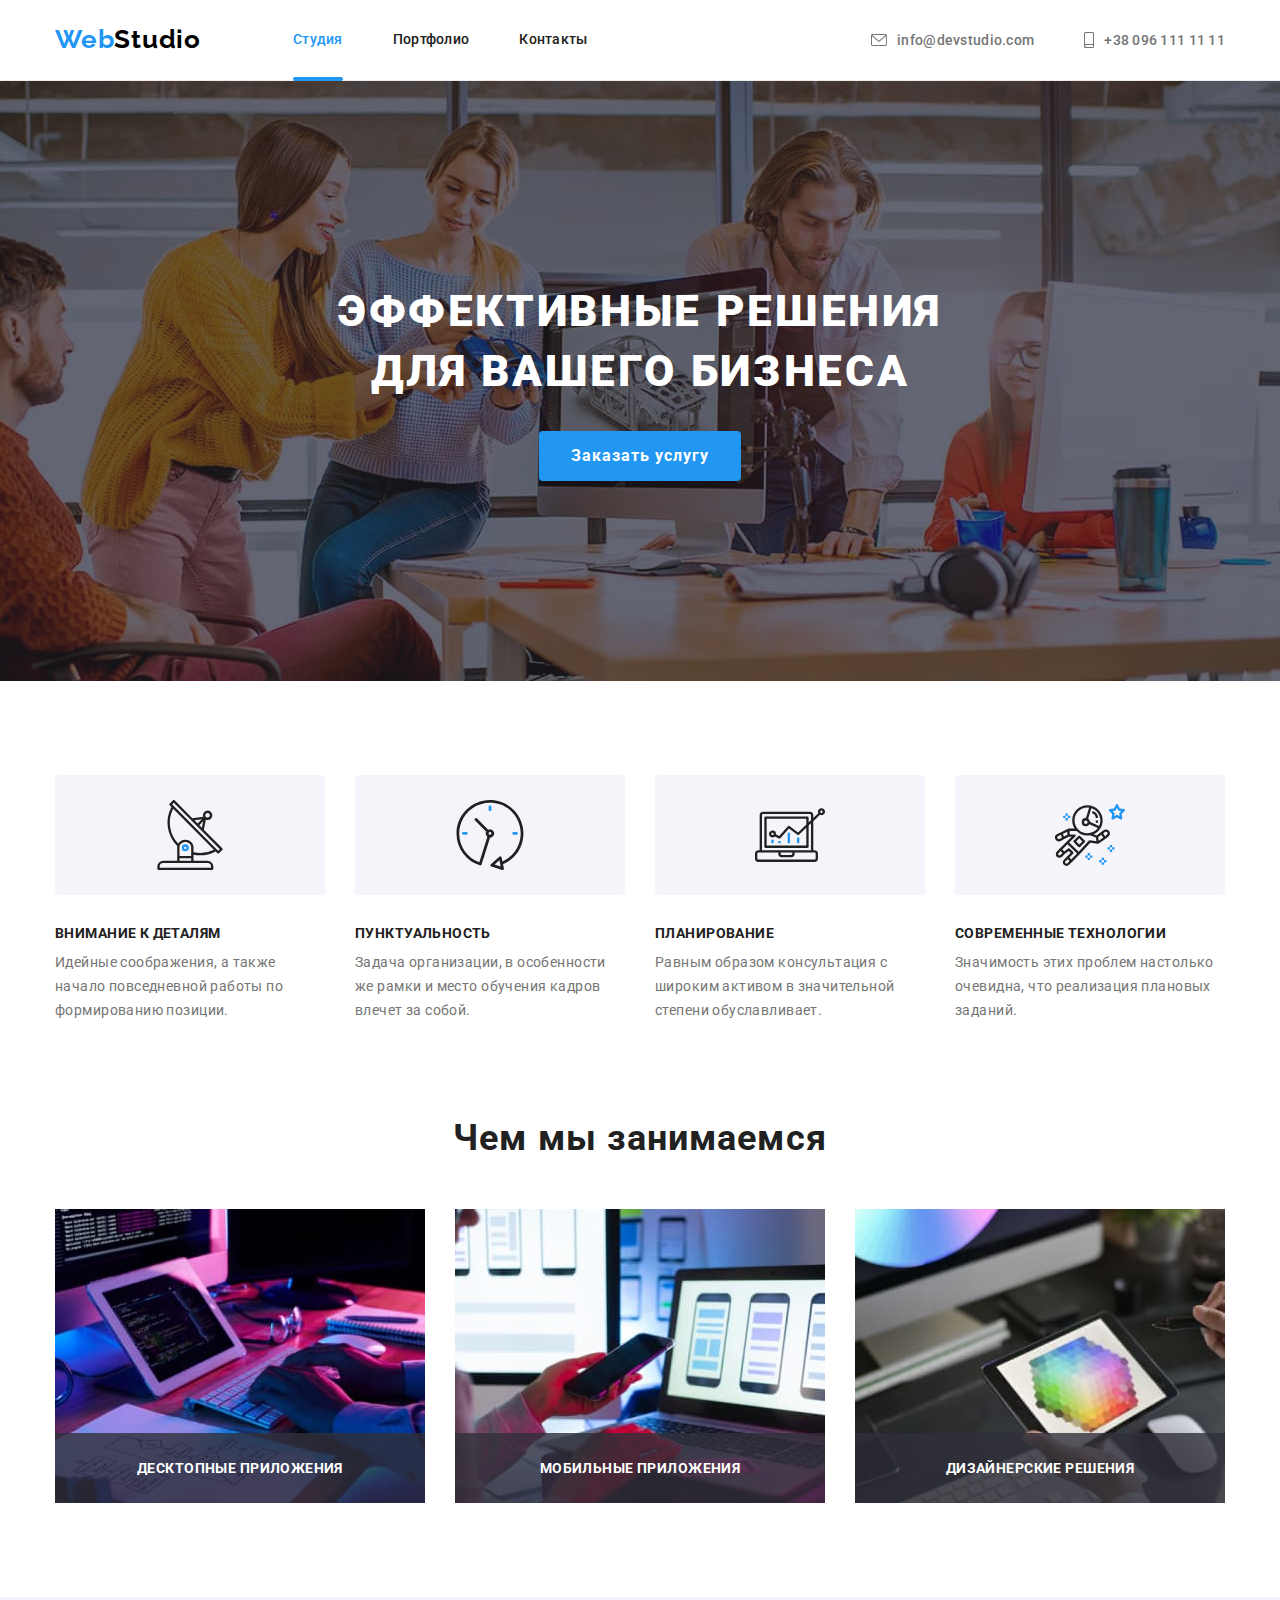
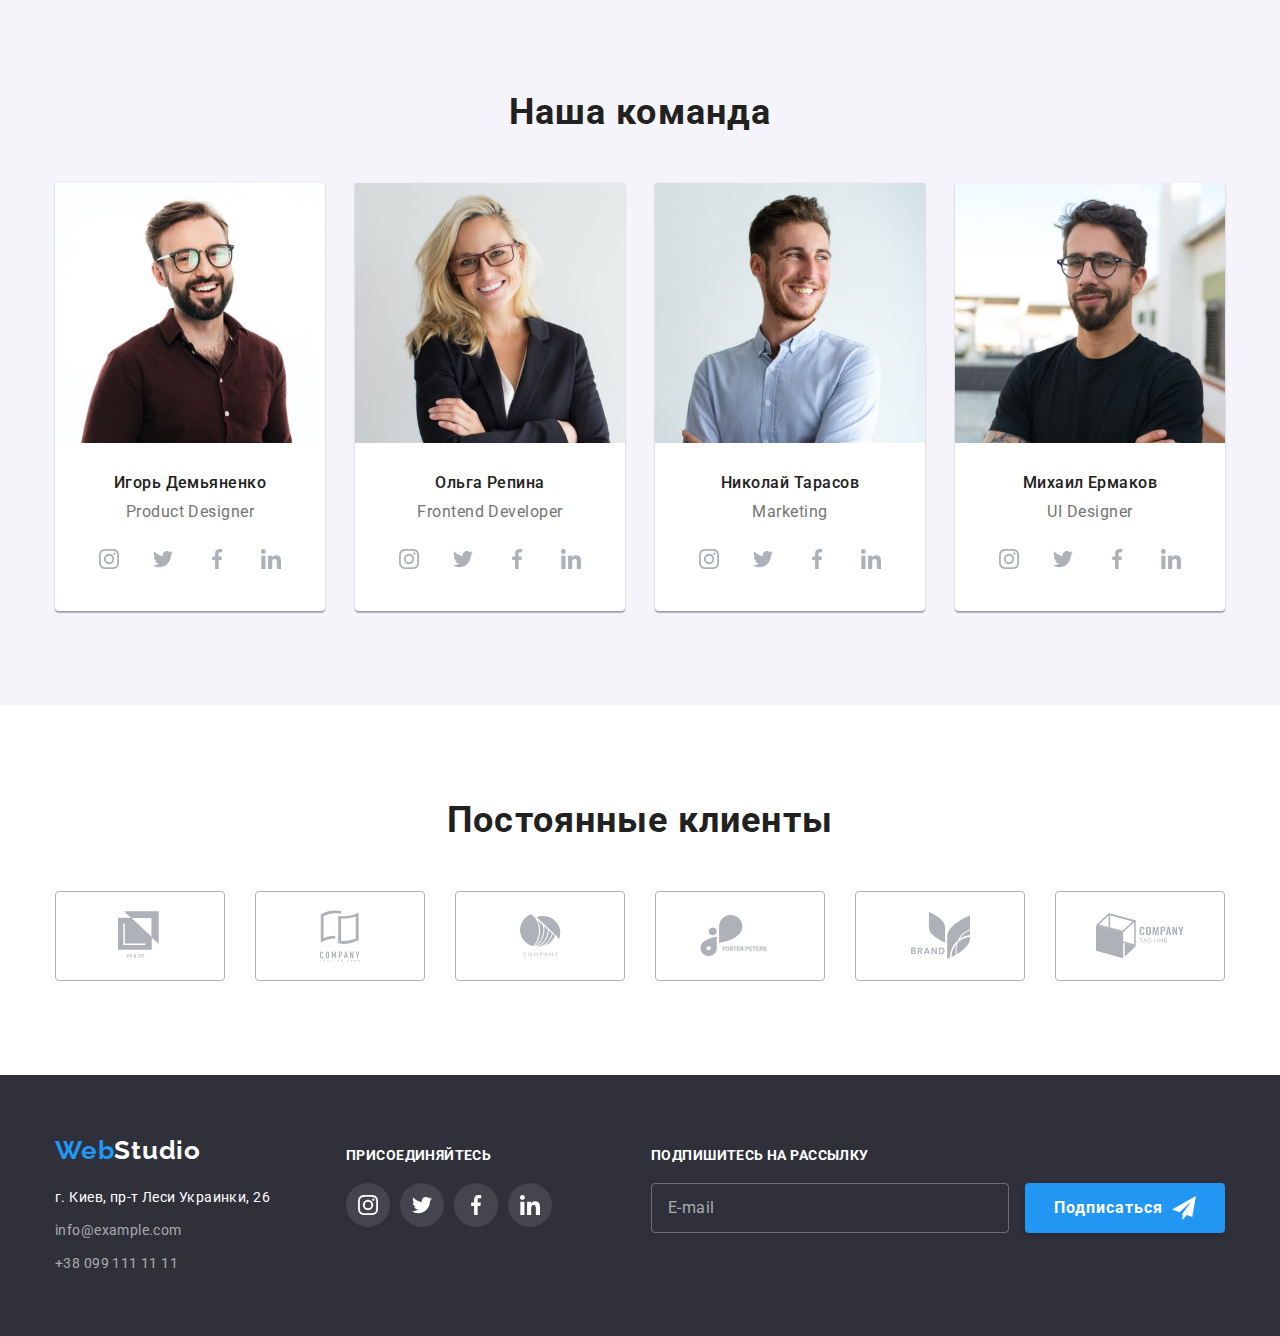
<file: index.html>
<!DOCTYPE html>
<html lang="ru">
  <head>
    <meta charset="UTF-8" />
    <meta name="viewport" content="width=device-width, initial-scale=1.0" />
    <title>WebStudio</title>
    <link
      rel="stylesheet"
      href="https://cdnjs.cloudflare.com/ajax/libs/modern-normalize/1.0.0/modern-normalize.css"
    />
    <link
      href="https://fonts.googleapis.com/css2?family=Raleway:wght@700&family=Roboto:wght@400;500;700;900&display=swap"
      rel="stylesheet"
    />
    <link rel="stylesheet" href="./css/styles.css" />
  </head>
  <body>
    <!--HEADER-->
    <header>
      <div class="container">
        <nav class="navigation">
          <a
            class="logo"
            href="./index.html"
            lang="en"
            aria-label="логотип вэбстудии"
            ><span style="color: var(--accent-color)">Web</span
            ><span style="color: black">Studio</span>
          </a>
          <ul class="navigation-list">
            <li class="navigation-list-item">
              <a class="header-nav-link current" href="./index.html">Студия</a>
            </li>
            <li class="navigation-list-item">
              <a class="header-nav-link" href="./portfolio.html">Портфолио</a>
            </li>
            <li class="navigation-list-item">
              <a class="header-nav-link" href="">Контакты</a>
            </li>
          </ul>
        </nav>
        <address>
          <ul>
            <li class="address-item">
              <a class="header-contact-item" href="mailto:info@devstudio.com">
                <svg class="icon-envelope" width="16" height="12">
                  <use href="./images/sprite.svg#icon-envelope"></use>
                </svg>
                info@devstudio.com</a
              >
            </li>
            <li class="address-item">
              <a class="header-contact-item" href="tel:+380961111111">
                <svg class="icon-envelope" width="10" height="16">
                  <use href="./images/sprite.svg#icon-smartphone"></use>
                </svg>
                +38 096 111 11 11</a
              >
            </li>
          </ul>
        </address>
      </div>
    </header>
    <main>
      <!--HERO-->
      <section class="section hero">
        <div class="container">
          <div class="hero-items">
            <h1 class="hero-title">Эффективные решения для вашего бизнеса</h1>
            <button class="hero-btn" type="button" data-modal-open>
              Заказать услугу
            </button>
          </div>
        </div>
      </section>
      <!--FEATURES-->
      <section class="section no-bottom-padding">
        <div class="container">
          <h2 class="visually-hidden">Особенности</h2>
          <ul class="features-list">
            <li class="features-list-item icon-anthena">
              <h3 class="features-title">Внимание к деталям</h3>
              <p class="features-description">
                Идейные соображения, а также начало повседневной работы по
                формированию позиции.
              </p>
            </li>
            <li class="features-list-item icon-clock">
              <h3 class="features-title">Пунктуальность</h3>
              <p class="features-description">
                Задача организации, в особенности же рамки и место обучения
                кадров влечет за собой.
              </p>
            </li>
            <li class="features-list-item icon-diagram">
              <h3 class="features-title">Планирование</h3>
              <p class="features-description">
                Равным образом консультация с широким активом в значительной
                степени обуславливает.
              </p>
            </li>
            <li class="features-list-item icon-astronaut">
              <h3 class="features-title">Современные технологии</h3>
              <p class="features-description">
                Значимость этих проблем настолько очевидна, что реализация
                плановых заданий.
              </p>
            </li>
          </ul>
        </div>
      </section>
      <!--What we do-->
      <section class="section">
        <div class="container">
          <h2 class="section-title">Чем мы занимаемся</h2>
          <ul class="what-we-do-list">
            <li class="what-we-do-card">
              <img
                src="./images/img-services-1.jpg"
                width="370"
                height="294"
                alt="Рабочий стол с компьютером, планшетом и нарисованной схемой"
              />
              <h3 class="whatwedo-title">Десктопные приложения</h3>
            </li>
            <li class="what-we-do-card">
              <img
                src="./images/img-services-2.jpg"
                width="370"
                height="294"
                alt="Ноутбук и мобильный телефон"
              />
              <h3 class="whatwedo-title">Мобильные приложения</h3>
            </li>
            <li class="what-we-do-card">
              <img
                src="./images/img-services-3.jpg"
                width="370"
                height="294"
                alt="Человек рисует на планшете"
              />
              <h3 class="whatwedo-title">Дизайнерские решения</h3>
            </li>
          </ul>
        </div>
      </section>
      <!--TEAM-->
      <section class="section team">
        <div class="container">
          <h2 class="section-title">Наша команда</h2>
          <ul class="team-list">
            <li class="team-list-item">
              <img
                src="./images/img-team-1.jpg"
                width="270"
                height="260"
                alt="Фото Игорь Демьяненко"
              />
              <div class="team-card">
                <h3 class="team-member">Игорь Демьяненко</h3>
                <p class="position-name" lang="en">Product Designer</p>
                <ul class="social-links white-theme">
                  <li>
                    <a
                      class="social-item"
                      target="_blank"
                      href="https://www.instagram.com"
                    >
                      <svg class="instagram-icon" width="20" height="20">
                        <use href="./images/sprite.svg#icon-instagram"></use>
                      </svg>
                    </a>
                  </li>
                  <li>
                    <a
                      class="social-item"
                      target="_blank"
                      href="https://twitter.com"
                      ><svg class="twitter-icon" width="20" height="20">
                        <use href="./images/sprite.svg#icon-twitter"></use></svg
                    ></a>
                  </li>
                  <li>
                    <a
                      class="social-item"
                      target="_blank"
                      href="https://www.facebook.com"
                      ><svg class="facebook-icon" width="20" height="20">
                        <use
                          href="./images/sprite.svg#icon-facebook"
                        ></use></svg
                    ></a>
                  </li>
                  <li>
                    <a
                      class="social-item"
                      target="_blank"
                      href="https://www.linkedin.com"
                      ><svg class="linkedin-icon" width="20" height="20">
                        <use
                          href="./images/sprite.svg#icon-linkedin"
                        ></use></svg
                    ></a>
                  </li>
                </ul>
              </div>
            </li>
            <li class="team-list-item">
              <img
                src="./images/img-team-2.jpg"
                width="270"
                height="260"
                alt="Фото Ольга Репина"
              />
              <div class="team-card">
                <h3 class="team-member">Ольга Репина</h3>
                <p class="position-name" lang="en">Frontend Developer</p>
                <ul class="social-links white-theme">
                  <li>
                    <a
                      class="social-item"
                      target="_blank"
                      href="https://www.instagram.com"
                    >
                      <svg class="instagram-icon" width="20" height="20">
                        <use href="./images/sprite.svg#icon-instagram"></use>
                      </svg>
                    </a>
                  </li>
                  <li>
                    <a
                      class="social-item"
                      target="_blank"
                      href="https://twitter.com"
                      ><svg class="twitter-icon" width="20" height="20">
                        <use href="./images/sprite.svg#icon-twitter"></use></svg
                    ></a>
                  </li>
                  <li>
                    <a
                      class="social-item"
                      target="_blank"
                      href="https://www.facebook.com"
                      ><svg class="facebook-icon" width="20" height="20">
                        <use
                          href="./images/sprite.svg#icon-facebook"
                        ></use></svg
                    ></a>
                  </li>
                  <li>
                    <a
                      class="social-item"
                      target="_blank"
                      href="https://www.linkedin.com"
                      ><svg class="linkedin-icon" width="20" height="20">
                        <use
                          href="./images/sprite.svg#icon-linkedin"
                        ></use></svg
                    ></a>
                  </li>
                </ul>
              </div>
            </li>
            <li class="team-list-item">
              <img
                src="./images/img-team-3.jpg"
                width="270"
                height="260"
                alt="Фото Николай Тарасов"
              />
              <div class="team-card">
                <h3 class="team-member">Николай Тарасов</h3>
                <p class="position-name" lang="en">Marketing</p>
                <ul class="social-links white-theme">
                  <li>
                    <a
                      class="social-item"
                      target="_blank"
                      href="https://www.instagram.com"
                    >
                      <svg class="instagram-icon" width="20" height="20">
                        <use href="./images/sprite.svg#icon-instagram"></use>
                      </svg>
                    </a>
                  </li>
                  <li>
                    <a
                      class="social-item"
                      target="_blank"
                      href="https://twitter.com"
                      ><svg class="twitter-icon" width="20" height="20">
                        <use href="./images/sprite.svg#icon-twitter"></use></svg
                    ></a>
                  </li>
                  <li>
                    <a
                      class="social-item"
                      target="_blank"
                      href="https://www.facebook.com"
                      ><svg class="facebook-icon" width="20" height="20">
                        <use
                          href="./images/sprite.svg#icon-facebook"
                        ></use></svg
                    ></a>
                  </li>
                  <li>
                    <a
                      class="social-item"
                      target="_blank"
                      href="https://www.linkedin.com"
                      ><svg class="linkedin-icon" width="20" height="20">
                        <use
                          href="./images/sprite.svg#icon-linkedin"
                        ></use></svg
                    ></a>
                  </li>
                </ul>
              </div>
            </li>
            <li class="team-list-item">
              <img
                src="./images/img-team-4.jpg"
                width="270"
                height="260"
                alt="Фото Михаил Ермаков"
              />
              <div class="team-card">
                <h3 class="team-member">Михаил Ермаков</h3>
                <p class="position-name" lang="en">UI Designer</p>
                <ul class="social-links white-theme">
                  <li>
                    <a
                      class="social-item"
                      target="_blank"
                      href="https://www.instagram.com"
                    >
                      <svg class="instagram-icon" width="20" height="20">
                        <use href="./images/sprite.svg#icon-instagram"></use>
                      </svg>
                    </a>
                  </li>
                  <li>
                    <a
                      class="social-item"
                      target="_blank"
                      href="https://twitter.com"
                      ><svg class="twitter-icon" width="20" height="20">
                        <use href="./images/sprite.svg#icon-twitter"></use></svg
                    ></a>
                  </li>
                  <li>
                    <a
                      class="social-item"
                      target="_blank"
                      href="https://www.facebook.com"
                      ><svg class="facebook-icon" width="20" height="20">
                        <use
                          href="./images/sprite.svg#icon-facebook"
                        ></use></svg
                    ></a>
                  </li>
                  <li>
                    <a
                      class="social-item"
                      target="_blank"
                      href="https://www.linkedin.com"
                      ><svg class="linkedin-icon" width="20" height="20">
                        <use
                          href="./images/sprite.svg#icon-linkedin"
                        ></use></svg
                    ></a>
                  </li>
                </ul>
              </div>
            </li>
          </ul>
        </div>
      </section>
      <!--CLIENTS-->
      <section class="section">
        <div class="container">
          <h2 class="section-title">Постоянные клиенты</h2>
          <ul class="clients-list">
            <li class="client-item">
              <a href="" class="client-link">
                <svg class="client-logo" width="45" height="50">
                  <use href="./images/sprite.svg#icon-logo1"></use>
                </svg>
              </a>
            </li>
            <li class="client-item">
              <a href="" class="client-link"
                ><svg class="client-logo" width="40" height="52">
                  <use href="./images/sprite.svg#icon-logo2"></use></svg
              ></a>
            </li>
            <li class="client-item">
              <a href="" class="client-link">
                <svg class="client-logo" width="41" height="43">
                  <use href="./images/sprite.svg#icon-logo3"></use></svg
              ></a>
            </li>
            <li class="client-item">
              <a href="" class="client-link">
                <svg class="client-logo" width="80" height="42">
                  <use href="./images/sprite.svg#icon-logo4"></use></svg
              ></a>
            </li>
            <li class="client-item">
              <a href="" class="client-link">
                <svg class="client-logo" width="59" height="47">
                  <use href="./images/sprite.svg#icon-logo5"></use></svg
              ></a>
            </li>
            <li class="client-item">
              <a href="" class="client-link">
                <svg class="client-logo" width="88" height="46">
                  <use href="./images/sprite.svg#icon-logo6"></use></svg
              ></a>
            </li>
          </ul>
        </div>
      </section>
    </main>
    <!--FOOTER-->
    <footer>
      <div class="container">
        <div class="footer-container">
          <div class="footer-contacts">
            <a
              class="logo"
              href="./index.html"
              lang="en"
              aria-label="логотип вeбстудии"
              ><span style="color: var(--accent-color)">Web</span
              ><span style="color: #ffffff">Studio</span></a
            >
            <address>
              <ul>
                <li>
                  <a
                    class="footer-contact-address"
                    href="https://goo.gl/maps/ndvMdk8LUqKZCVPy7"
                    target="_blank"
                    >г. Киев, пр-т Леси Украинки, 26</a
                  >
                </li>
                <li>
                  <a
                    class="footer-contact-non-address"
                    href="mailto:info@example.com"
                    >info@example.com</a
                  >
                </li>
                <li>
                  <a class="footer-contact-non-address" href="tel:+380991111111"
                    >+38 099 111 11 11</a
                  >
                </li>
              </ul>
            </address>
          </div>
          <div class="joinus">
            <h3 class="footer-title">присоединяйтесь</h3>
            <ul class="social-links dark-theme">
              <li>
                <a
                  class="social-item"
                  target="_blank"
                  href="https://www.instagram.com"
                >
                  <svg class="instagram-icon" width="20" height="20">
                    <use href="./images/sprite.svg#icon-instagram"></use>
                  </svg>
                </a>
              </li>
              <li>
                <a
                  class="social-item"
                  target="_blank"
                  href="https://twitter.com"
                  ><svg class="twitter-icon" width="20" height="20">
                    <use href="./images/sprite.svg#icon-twitter"></use></svg
                ></a>
              </li>
              <li>
                <a
                  class="social-item"
                  target="_blank"
                  href="https://www.facebook.com"
                  ><svg class="facebook-icon" width="20" height="20">
                    <use href="./images/sprite.svg#icon-facebook"></use></svg
                ></a>
              </li>
              <li>
                <a
                  class="social-item"
                  target="_blank"
                  href="https://www.linkedin.com"
                  ><svg class="linkedin-icon" width="20" height="20">
                    <use href="./images/sprite.svg#icon-linkedin"></use></svg
                ></a>
              </li>
            </ul>
          </div>
          <div class="subscribe">
            <h3 class="footer-title">Подпишитесь на рассылку</h3>
            <div class="footer-form-wrapper">
              <form action="#" class="footer-form">
                <div class="footer-form-item">
                  <input type="email" name="email" placeholder="E-mail" class="footer-form-input">
                  <button type="submit" class="submit-btn">Подписаться</button>
                </div>
              </form>
            </div>
          </div>
        </div>
      </div>
    </footer>

<!-- MODAL WINDOW --> 
    <div class="backdrop is-hidden" data-modal>
      <div class="modal">
        <button type="button" class="close-btn" data-modal-close>
          <svg width="18" height="18">
            <use href="./images/sprite.svg#icon-cross"></use>
          </svg>
        </button>
      <div class="form">
          <h4 class="form-title">Оставьте свои данные, мы вам перезвоним</h4>
          <form action="#" class="form-body">
            <div class="form-item">
              <label class="form-label">
                 Имя
                <svg class="form-icon" width="18" height="18">
                  <use href="./images/sprite.svg#icon-person"></use>
                </svg>
                <input type="text" name="name" class="form-input" required>
              </label> 
            </div>
            <div class="form-item">
              <label class="form-label">
                Телефон
                <svg class="form-icon" width="18" height="18">
                  <use href="./images/sprite.svg#icon-phone"></use>
                </svg>
                <input type="tel" name="tel" class="form-input">
              </label>
            </div>
            <div class="form-item">
              <label class="form-label">
                Почта
                <svg class="form-icon" width="18" height="18">
                  <use href="./images/sprite.svg#icon-email"></use>
                </svg>
                <input type="email" class="form-input" required>
              </label>
            </div>
            <div class="form-item">
              <label for="formComment" class="form-label">Комментарий</label>
              <textarea name="comment" id="formComment" class="form-input" placeholder="Введите текст"></textarea>
            </div>
            <div class="form-item">
              <div class="checkbox">
                <label class="checkbox-label">
                  <input type="checkbox" name="agreement" class="checkbox-input" checked>
                  <span class="checkbox-custom-box"></span>
                  <span class="checkbox-text">Соглашаюсь с рассылкой и принимаю&nbsp<a href="">Условия договора</a></span>
                </label>
              </div>
            </div>
            <button type="submit" class="form-btn">Отправить</button>
          </form>
      </div>
    </div>
    </div>
    <script src="./js/modal.js"></script>
  </body>
</html>
</file>
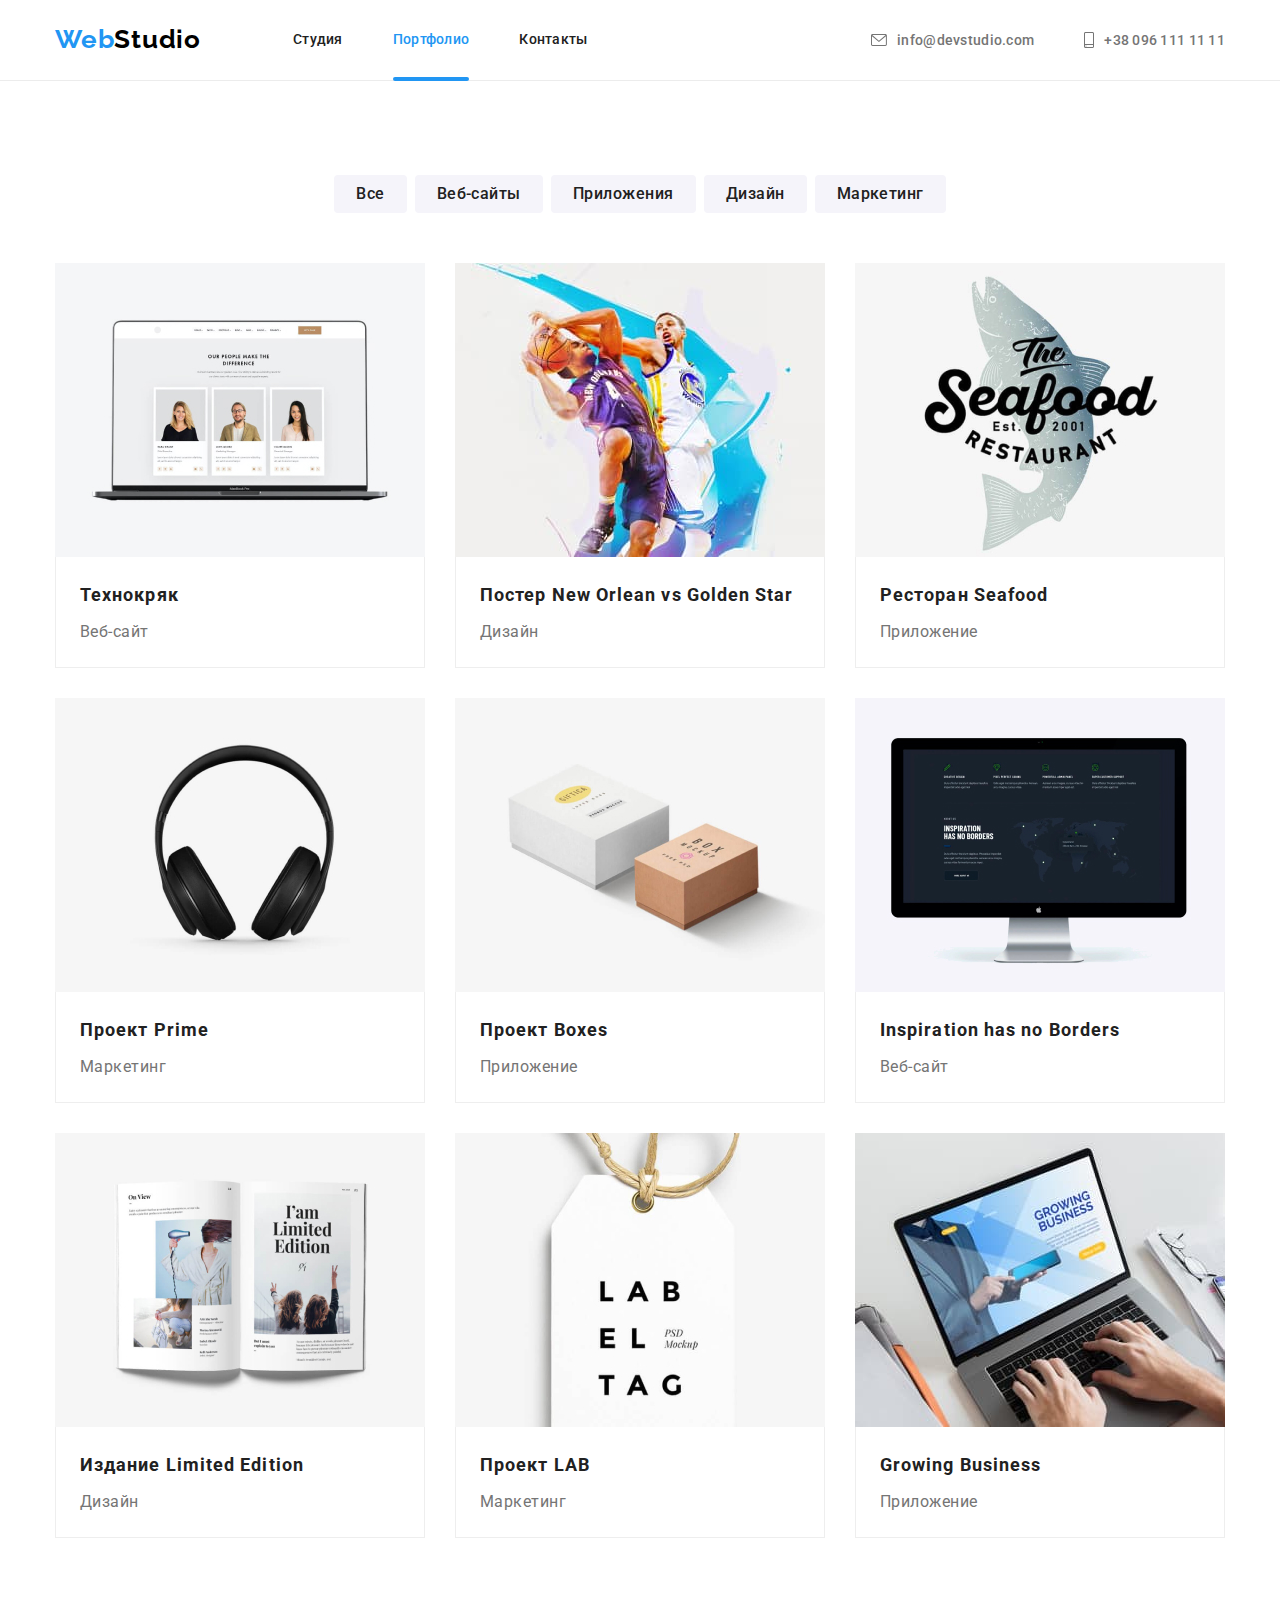
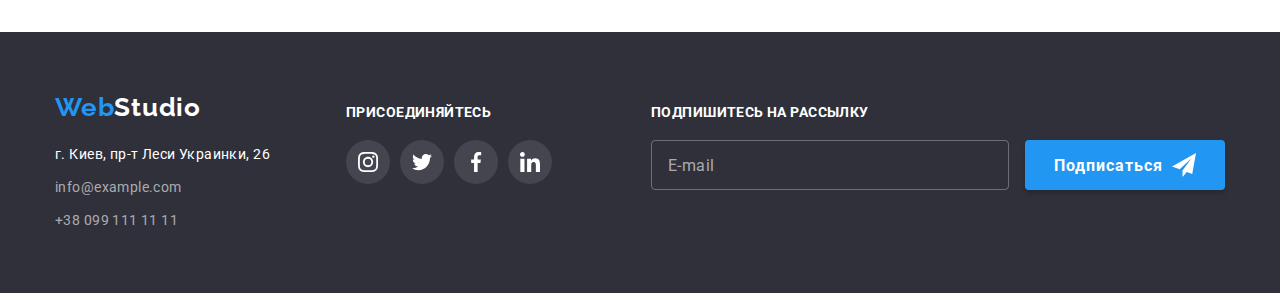
<file: portfolio.html>
<!DOCTYPE html>
<html lang="en">

<head>
  <meta charset="UTF-8" />
  <meta name="viewport" content="width=device-width, initial-scale=1.0" />
  <title>WebStudio Portfolio</title>
  <link rel="stylesheet" href="https://cdnjs.cloudflare.com/ajax/libs/modern-normalize/1.0.0/modern-normalize.css" />
  <link href="https://fonts.googleapis.com/css2?family=Raleway:wght@700&family=Roboto:wght@400;500;700;900&display=swap"
    rel="stylesheet" />
  <link rel="stylesheet" href="./css/styles.css" />
</head>

<body>
  <!--HEADER-->
  <header>
    <div class="container">
      <nav class="navigation">
        <a class="logo" href="./index.html" lang="en" aria-label="логотип вэбстудии"><span
            style="color: var(--accent-color)">Web</span><span style="color: black">Studio</span>
        </a>
        <ul class="navigation-list">
          <li class="navigation-list-item">
            <a class="header-nav-link" href="./index.html">Студия</a>
          </li>
          <li class="navigation-list-item">
            <a class="header-nav-link current" href="./portfolio.html">Портфолио</a>
          </li>
          <li class="navigation-list-item">
            <a class="header-nav-link" href="">Контакты</a>
          </li>
        </ul>
      </nav>
      <address>
        <ul>
          <li class="address-item">
            <a class="header-contact-item" href="mailto:info@devstudio.com">
              <svg class="icon-envelope" width="16" height="12">
                <use href="./images/sprite.svg#icon-envelope"></use>
              </svg>
              info@devstudio.com</a>
          </li>
          <li class="address-item">
            <a class="header-contact-item" href="tel:+380961111111">
              <svg class="icon-envelope" width="10" height="16">
                <use href="./images/sprite.svg#icon-smartphone"></use>
              </svg>
              +38 096 111 11 11</a>
          </li>
        </ul>
      </address>
    </div>
  </header>
  <main>
    <!--PROJECTS-->
    <section class="projects">
      <div class="container">
        <h1 hidden>Проекты</h1>
        <nav>
          <ul class="projects-filter">
            <li class="project-filter-item">
              <button class="projects-button" type="button">Все</button>
            </li>
            <li class="project-filter-item">
              <button class="projects-button" type="button">Веб-сайты</button>
            </li>
            <li class="project-filter-item">
              <button class="projects-button" type="button">
                Приложения
              </button>
            </li>
            <li class="project-filter-item">
              <button class="projects-button" type="button">Дизайн</button>
            </li>
            <li class="project-filter-item">
              <button class="projects-button" type="button">Маркетинг</button>
            </li>
          </ul>
        </nav>
        <ul class="projects-gallery">
          <li class="project-container">
            <a class="project-container-link" href="">
              <div class="project-thumb">
                <img src="./images/img-project-1.jpg" alt="Стартовая страница проекта Технокряк на ноутбуке" />
                <div class="overlay">
                  <p class="project-description">
                    Технокряк это современная площадка распространения
                    коронавируса. Компании используют эту платформу для
                    цифрового шпионажа и атак на защищённые сервера
                    конкурентов.
                  </p>
                </div>
              </div>
              <div class="project-card">
                <h2 class="project-title">Технокряк</h2>
                <p class="project-type">Веб-сайт</p>
              </div>
            </a>
          </li>
          <li class="project-container">
            <a class="project-container-link" href="">
              <div class="project-thumb">
                <img src="./images/img-project-2.jpg" alt="Постер: два баскетболиста с мячом" />
                <div class="overlay">
                  <p class="project-description">
                    Технокряк это современная площадка распространения
                    коронавируса. Компании используют эту платформу для
                    цифрового шпионажа и атак на защищённые сервера
                    конкурентов.
                  </p>
                </div>
              </div>
              <div class="project-card">
                <h2 class="project-title">
                  <span>Постер </span><span lang="en">New Orlean vs Golden Star</span>
                </h2>
                <p class="project-type">Дизайн</p>
              </div>
            </a>
          </li>
          <li class="project-container">
            <a class="project-container-link" href="">
              <div class="project-thumb">
                <img src="./images/img-project-3.jpg"
                  alt="Надпись Seafood Restaurant Est.2000 на фоне изображения рыбы" />
                <div class="overlay">
                  <p class="project-description">
                    Технокряк это современная площадка распространения
                    коронавируса. Компании используют эту платформу для
                    цифрового шпионажа и атак на защищённые сервера
                    конкурентов.
                  </p>
                </div>
              </div>
              <div class="project-card">
                <h2 class="project-title">
                  <span>Ресторан </span><span lang="en">Seafood</span>
                </h2>
                <p class="project-type">Приложение</p>
              </div>
            </a>
          </li>
          <li class="project-container">
            <a class="project-container-link" href="">
              <div class="project-thumb">
                <img src="./images/img-project-4.jpg" alt="Черные наушники" />
                <div class="overlay">
                  <p class="project-description">
                    Технокряк это современная площадка распространения
                    коронавируса. Компании используют эту платформу для
                    цифрового шпионажа и атак на защищённые сервера
                    конкурентов.
                  </p>
                </div>
              </div>
              <div class="project-card">
                <h2 class="project-title">
                  <span>Проект </span><span lang="en">Prime</span>
                </h2>
                <p class="project-type">Маркетинг</p>
              </div>
            </a>
          </li>
          <li class="project-container">
            <a class="project-container-link" href="">
              <div class="project-thumb">
                <img src="./images/img-project-5.jpg" alt="Большая и маленькая картонные коробки" />
                <div class="overlay">
                  <p class="project-description">
                    Технокряк это современная площадка распространения
                    коронавируса. Компании используют эту платформу для
                    цифрового шпионажа и атак на защищённые сервера
                    конкурентов.
                  </p>
                </div>
              </div>
              <div class="project-card">
                <h2 class="project-title">
                  <span>Проект </span> <span lang="en">Boxes</span>
                </h2>
                <p class="project-type">Приложение</p>
              </div>
            </a>
          </li>
          <li class="project-container">
            <a class="project-container-link" href="">
              <div class="project-thumb">
                <img src="./images/img-project-6.jpg"
                  alt="Изображение стартовой страницы проекта Inspiration has no Borders на экране iMac" />
                <div class="overlay">
                  <p class="project-description">
                    Технокряк это современная площадка распространения
                    коронавируса. Компании используют эту платформу для
                    цифрового шпионажа и атак на защищённые сервера
                    конкурентов.
                  </p>
                </div>
              </div>
              <div class="project-card">
                <h2 class="project-title" lang="en">
                  Inspiration has no Borders
                </h2>
                <p class="project-type">Веб-сайт</p>
              </div>
            </a>
          </li>
          <li class="project-container">
            <a class="project-container-link" href="">
              <div class="project-thumb">
                <img src="./images/img-project-7.jpg" alt="Развернутая книга со статьей о проекте Limited Edition" />
                <div class="overlay">
                  <p class="project-description">
                    Технокряк это современная площадка распространения
                    коронавируса. Компании используют эту платформу для
                    цифрового шпионажа и атак на защищённые сервера
                    конкурентов.
                  </p>
                </div>
              </div>
              <div class="project-card">
                <h2 class="project-title">
                  <span>Издание </span> <span lang="en">Limited Edition</span>
                </h2>
                <p class="project-type">Дизайн</p>
              </div>
            </a>
          </li>
          <li class="project-container">
            <a class="project-container-link" href="">
              <div class="project-thumb">
                <img src="./images/img-project-8.jpg" alt="Ярлык с надписью Lab El Tag" />
                <div class="overlay">
                  <p class="project-description">
                    Технокряк это современная площадка распространения
                    коронавируса. Компании используют эту платформу для
                    цифрового шпионажа и атак на защищённые сервера
                    конкурентов.
                  </p>
                </div>
              </div>
              <div class="project-card">
                <h2 class="project-title">
                  <span>Проект </span> <span lang="en">LAB</span>
                </h2>
                <p class="project-type">Маркетинг</p>
              </div>
            </a>
          </li>
          <li class="project-container">
            <a class="project-container-link" href="">
              <div class="project-thumb">
                <img src="./images/img-project-9.jpg" alt="Ноутбук с изображением приложения Growing Business" />
                <div class="overlay">
                  <p class="project-description">
                    Технокряк это современная площадка распространения
                    коронавируса. Компании используют эту платформу для
                    цифрового шпионажа и атак на защищённые сервера
                    конкурентов.
                  </p>
                </div>
              </div>
              <div class="project-card">
                <h2 class="project-title" lang="en">Growing Business</h2>
                <p class="project-type">Приложение</p>
              </div>
            </a>
          </li>
        </ul>
      </div>
    </section>
  </main>
  <!--FOOTER-->
    <footer>
      <div class="container">
        <div class="footer-container">
          <div class="footer-contacts">
            <a class="logo" href="./index.html" lang="en" aria-label="логотип вeбстудии"><span
                style="color: var(--accent-color)">Web</span><span style="color: #ffffff">Studio</span></a>
            <address>
              <ul>
                <li>
                  <a class="footer-contact-address" href="https://goo.gl/maps/ndvMdk8LUqKZCVPy7" target="_blank">г. Киев,
                    пр-т Леси Украинки, 26</a>
                </li>
                <li>
                  <a class="footer-contact-non-address" href="mailto:info@example.com">info@example.com</a>
                </li>
                <li>
                  <a class="footer-contact-non-address" href="tel:+380991111111">+38 099 111 11 11</a>
                </li>
              </ul>
            </address>
          </div>
          <div class="joinus">
            <h3 class="footer-title">присоединяйтесь</h3>
            <ul class="social-links dark-theme">
              <li>
                <a class="social-item" target="_blank" href="https://www.instagram.com">
                  <svg class="instagram-icon" width="20" height="20">
                    <use href="./images/sprite.svg#icon-instagram"></use>
                  </svg>
                </a>
              </li>
              <li>
                <a class="social-item" target="_blank" href="https://twitter.com"><svg class="twitter-icon" width="20"
                    height="20">
                    <use href="./images/sprite.svg#icon-twitter"></use>
                  </svg></a>
              </li>
              <li>
                <a class="social-item" target="_blank" href="https://www.facebook.com"><svg class="facebook-icon" width="20"
                    height="20">
                    <use href="./images/sprite.svg#icon-facebook"></use>
                  </svg></a>
              </li>
              <li>
                <a class="social-item" target="_blank" href="https://www.linkedin.com"><svg class="linkedin-icon" width="20"
                    height="20">
                    <use href="./images/sprite.svg#icon-linkedin"></use>
                  </svg></a>
              </li>
            </ul>
          </div>
          <div class="subscribe">
            <h3 class="footer-title">Подпишитесь на рассылку</h3>
            <div class="footer-form-wrapper">
              <form action="#" class="footer-form">
                <div class="footer-form-item">
                  <input type="email" name="email" placeholder="E-mail" class="footer-form-input">
                  <button type="submit" class="submit-btn">Подписаться</button>
                </div>
              </form>
            </div>
          </div>
        </div>
      </div>
    </footer>
</body>

</html>
</file>
<file: css/styles.css>
/* 
background color: #E5E5E5
secondary background color: #F5F4FA
text color: #212121
additional text color: #757575 
accent color: #2196F3 
white color: #ffffff */
:root {
  --accent-color: #2196f3;
  --main-text-color: #212121;
  --add-text-color: #757575;
}
body {
  color: var(--main-text-color);
  font-family: Roboto, sans-serif;
  font-style: normal;
}

ul {
  list-style: none;
}

p,
ul,
h1,
h2,
h3,
h4 {
  margin: 0;
  padding: 0;
}

a {
  text-decoration: none;
}
address {
  font-style: normal;
}
img {
  display: block;
}

.visually-hidden {
  position: absolute;
  width: 1px;
  height: 1px;
  margin: -1px;
  border: 0;
  padding: 0;
  white-space: nowrap;
  clip-path: inset(100%);
  clip: rect(0 0 0 0);
  overflow: hidden;
}

.section {
  padding-top: 94px;
  padding-bottom: 94px;
}

.container {
  margin-left: auto;
  margin-right: auto;
  width: 1200px;
  padding-left: 15px;
  padding-right: 15px;
}
/* =======HEADER========= */
header {
  border-bottom: 1px solid #ececec;
}

header .container {
  display: flex;
  align-items: center;
  padding-top: 24px;
  padding-bottom: 25px;
  background-color: #ffffff;
}

.navigation {
  display: flex;
  align-items: center;
}

.navigation-list {
  display: flex;
}

header address ul {
  display: flex;
}

header .logo {
  margin-right: 92px;
}

.navigation-list li:not(:last-child) {
  margin-right: 50px;
}
header address {
  margin-left: auto;
}
header address li:not(:last-child) {
  margin-right: 50px;
}

.navigation-list-item {
  position: relative;
}

.header-nav-link {
  font-weight: 500;
  font-size: 14px;
  line-height: 1.143;
  letter-spacing: 0.02em;
  color: var(--main-text-color);

  transition-property: color;
  transition-duration: 250ms;
  /* transition-delay: 250ms; */
  transition-timing-function: cubic-bezier(0.4, 0, 0.2, 1);
}

.header-contact-item {
  display: flex;
  align-items: center;
  font-weight: 500;
  font-size: 14px;
  line-height: 1.143;
  letter-spacing: 0.02em;
  color: var(--add-text-color);
  fill: var(--add-text-color);

  transition-property: color, fill;
  transition-duration: 250ms;
  /* transition-delay: 250ms; */
  transition-timing-function: cubic-bezier(0.4, 0, 0.2, 1);
}

.header-contact-item:not(:last-child) {
  margin-right: 50px;
}

.header-nav-link:hover,
.header-nav-link:focus,
.header-contact-item:hover,
.header-contact-item:focus {
  color: var(--accent-color);
  fill: var(--accent-color);
}

.header-nav-link.current {
  color: var(--accent-color);
}

.header-nav-link.current::after {
  position: absolute;
  bottom: -32px;
  display: block;
  content: '';

  color: var(--accent-color);
  background-color: var(--accent-color);
  width: 100%;
  height: 4px;
  border-radius: 2px;
}

.icon-envelope {
  margin-right: 10px;
}

/* =======END HEADER========= */

/* =======HERO========== */

.hero {
  position: relative;
  background-image: linear-gradient(
      rgba(47, 48, 58, 0.4),
      rgba(47, 48, 58, 0.4)
    ),
    url(../images/bcg-hero.jpg);
  background-color: #2f303a;
  padding-top: 0;
  padding-bottom: 0;
  height: 600px;
  max-width: 1600px;
  margin-left: auto;
  margin-right: auto;
  background-size: cover;
  background-position: center;
  background-repeat: no-repeat;
}
.hero-items {
  display: flex;
  height: 600px;
  flex-direction: column;
  justify-content: center;
  align-items: center;
}

.hero-title {
  max-width: 700px;
  font-weight: 900;
  font-size: 44px;
  line-height: 1.364;
  text-align: center;
  letter-spacing: 0.06em;
  text-transform: uppercase;
  color: #ffffff;
}

.hero-btn {
  font-weight: 700;
  font-size: 16px;
  line-height: 1.875;
  display: inline-block;
  align-items: center;
  text-align: center;
  letter-spacing: 0.06em;
  background-color: var(--accent-color);
  color: #ffffff;
  border-radius: 4px;
  padding: 10px 32px;
  min-width: 200px;
  box-shadow: 0px 4px 4px rgba(0, 0, 0, 0.15);
  border: transparent;
  margin-top: 30px;
}

.backdrop {
  position: fixed;
  top: 0;
  left: 0;
  width: 100%;
  height: 100%;
  background-color: rgba(0, 0, 0, 0.2);
  opacity: 1;
  transition: opacity 500ms cubic-bezier(0.4, 0, 0.2, 1);
}

.backdrop.is-hidden {
  opacity: 0;
  pointer-events: none;
  visibility: hidden;
  transition: all 500ms cubic-bezier(0.4, 0, 0.2, 1);
}

.backdrop.is-hidden .modal {
  transform: translate(-50%, -50%) scale(1.1);
}

.modal {
  position: absolute;
  top: 50%;
  left: 50%;
  transform: translate(-50%, -50%) scale(1);

  width: 528px;
  height: 581px;
  background-color: #fff;
  box-shadow: 0px 1px 3px rgba(0, 0, 0, 0.12), 0px 1px 1px rgba(0, 0, 0, 0.14),
    0px 2px 1px rgba(0, 0, 0, 0.2);
  border-radius: 4px;

  transition: transform 500ms cubic-bezier(0.4, 0, 0.2, 1);
}

.close-btn {
  position: absolute;
  top: 8px;
  right: 8px;
  display: inline-flex;
  justify-content: center;
  align-items: center;
  width: 30px;
  height: 30px;

  background-color: #fff;
  border-radius: 50%;
  border: 1px solid rgba(0, 0, 0, 0.1);

  transition: fill 250ms cubic-bezier(0.4, 0, 0.2, 1);
}

.close-btn:hover,
.close-btn:focus {
  fill: var(--accent-color);
  cursor: pointer;
}

.form {
  max-width: 448px;
  margin: 0 auto;
  padding: 40px 0;
}

.form * {
  outline: none;
}

.form-body {
  /* margin: 0 auto; */
}
.form-title {
  margin-bottom: 12px;
  font-weight: 700;
  font-size: 20px;
  line-height: 1.15;
  text-align: center;
  letter-spacing: 0.03em;
}
.form-item {
  position: relative;
  margin-bottom: 10px;
}

.form-label {
  display: block;
  font-size: 12px;
  line-height: 1.67;
  letter-spacing: 0.01em;
  color: var(--add-text-color);
  transition: fill 250ms cubic-bezier(0.4, 0, 0.2, 1);
}

.form-input {
  padding: 12px 12px 12px 33px;
  width: 100%;
  height: 40px;
  border: 1px solid rgba(33, 33, 33, 0.2);
  border-radius: 4px;

  font-family: inherit;
  font-style: normal;
  font-weight: 400;
  font-size: 14px;
  line-height: 1.143;
  letter-spacing: 0.01em;
}

.form-input:focus {
  border: 1px solid var(--accent-color);
}

.form-icon {
  position: absolute;
  top: 30px;
  left: 12px;
}

.form-label:focus-within {
  fill: var(--accent-color);
}

textarea.form-input {
  height: 120px;
  resize: none;
  margin-bottom: 10px;
  padding: 12px 16px;
}

.form-input::placeholder {
  font-weight: 400;
  font-size: 14px;
  line-height: 16px;
  letter-spacing: 0.01em;
  color: rgba(117, 117, 117, 0.5);
}

.checkbox {
}
.checkbox-input {
  appearance: none;
  -webkit-appearance: none;
  -moz-appearance: none;
}
.checkbox-label {
  display: flex;
  justify-content: space-around;
  align-items: center;
  font-weight: 400;
  font-size: 14px;
  line-height: 1.71;
  letter-spacing: 0.03em;
  color: var(--add-text-color);
}

.checkbox-custom-box {
  display: inline-flex;
  width: 1em;
  height: 1em;
  background-image: url(../images/icon-check-off.svg);

  background-size: 12px 15px;
  background-position: center;
  background-repeat: no-repeat;
  cursor: pointer;
}

.checkbox-text {
  display: inline-flex;
}

.checkbox-input:checked + .checkbox-custom-box {
  background-image: url(../images/icon-check-on.svg);
  background-position: center;
  cursor: pointer;
  background-repeat: no-repeat;
}

.checkbox-input:focus + .checkbox-custom-box {
  box-sizing: content-box;
  border: 1px solid var(--accent-color);
  border-radius: 4px;
}

.checkbox-label a {
  color: var(--accent-color);
  text-decoration: underline;
}

.form-btn {
  display: flex;
  justify-content: center;
  align-items: center;
  margin: 20px auto 0px auto;
  width: 200px;
  height: 50px;

  font-weight: 700;
  font-size: 16px;
  line-height: 1.87;
  letter-spacing: 0.06em;
  color: #ffffff;

  background-color: var(--accent-color);
  border: transparent;
  box-shadow: 0px 4px 4px rgba(0, 0, 0, 0.15);
  border-radius: 4px;

  cursor: pointer;
}

/* =======END HERO========== */

/* ========FEATURES========= */

.no-bottom-padding {
  padding-bottom: 0;
}

.features-list {
  display: flex;
  justify-content: space-between;
}

.features-list-item {
  width: 270px;
}

.features-list-item::before {
  display: block;
  content: '';
  height: 120px;
  background-color: #f5f4fa;
  background-repeat: no-repeat;
  background-position: center;
  border-radius: 4px;
}

.icon-anthena::before {
  background-image: url(../images/antenna.svg);
}

.icon-clock::before {
  background-image: url(../images/clock.svg);
}

.icon-diagram::before {
  background-image: url(../images/diagram.svg);
}

.icon-astronaut::before {
  background-image: url(../images/astronaut.svg);
}

.features-title {
  margin-top: 30px;
  margin-bottom: 10px;
  font-weight: 700;
  font-size: 14px;
  line-height: 1.143;
  letter-spacing: 0.03em;
  text-transform: uppercase;
}
.features-description {
  font-weight: 400;
  font-size: 14px;
  line-height: 1.714;
  letter-spacing: 0.03em;
  color: var(--add-text-color);
}

/* ========END FEATURES========= */

/* ========WHAT WE DO========== */
.what-we-do-list {
  display: flex;
  justify-content: space-between;
}

.what-we-do-card {
  position: relative;
}

.whatwedo-title {
  position: absolute;
  bottom: 0;
  padding-top: 27px;
  padding-bottom: 27px;
  width: 370px;
  font-weight: 700;
  font-size: 14px;
  line-height: 1.143;
  letter-spacing: 0.03em;
  text-transform: uppercase;
  text-align: center;
  color: #fff;
  background-color: rgba(47, 48, 58, 0.8);
}
/* ========END WHAT WE DO========== */

/* ========== TEAM ========== */

.section.team {
  background-color: #f5f4fa;
}

.team-list {
  display: flex;
  justify-content: space-between;
}

.team-list-item {
  width: 270px;

  background: #ffffff;
  box-shadow: 0px 1px 3px rgba(0, 0, 0, 0.12), 0px 1px 1px rgba(0, 0, 0, 0.14),
    0px 2px 1px rgba(0, 0, 0, 0.2);
  border-radius: 0px 0px 4px 4px;
}
.team-card {
  margin: 30px 0;
}
.team-member {
  margin-bottom: 10px;
  font-weight: 500;
  font-size: 16px;
  line-height: 1.187;
  text-align: center;
  letter-spacing: 0.03em;
}
.position-name {
  font-size: 16px;
  line-height: 1.187;
  text-align: center;
  letter-spacing: 0.03em;
  color: var(--add-text-color);
}

/* ========== END TEAM ========== */

/* ========== CLIENTS =========== */
.clients-list {
  display: flex;
  justify-content: space-between;
}

.client-link {
  display: inline-flex;
  align-items: center;
  justify-content: center;
  width: 170px;
  height: 90px;
  border: 1px solid #afb1b8;
  border-radius: 4px;
  fill: #afb1b8;

  transition-property: fill, border;
  transition-duration: 250ms;

  transition-timing-function: cubic-bezier(0.4, 0, 0.2, 1);
}

.client-link:hover,
.client-link:focus {
  fill: var(--accent-color);
  border: 1px solid var(--accent-color);
}

/* ========== END CLIENTS =========== */

/* ========== FOOTER ============ */
footer {
  background-color: #2f303a;
  padding-top: 60px;
  padding-bottom: 60px;
}

.footer-container {
  display: flex;
  justify-content: space-between;
}

.footer-contacts {
  margin-right: 70px;
}

.joinus {
  padding-right: 93px;
}

.footer-title {
  padding-top: 12px;
  margin-bottom: 20px;
  font-weight: 700;
  font-size: 14px;
  line-height: 1.143;
  letter-spacing: 0.03em;
  text-transform: uppercase;
  color: #ffffff;
}

footer address {
  margin-top: 20px;
}
.footer-contact-address {
  font-weight: 400;
  font-size: 14px;
  line-height: 1.714;
  letter-spacing: 0.03em;
  color: #ffffff;
}
.footer-contact-non-address {
  font-weight: 400;
  font-size: 14px;
  line-height: 1.714;
  letter-spacing: 0.03em;
  color: rgba(255, 255, 255, 0.6);
}

footer address li:not(:last-child) {
  margin-bottom: 9px;
}

.subscribe {
}

.footer-form-wrapper {
}
.footer-form {
}
.footer-form-item {
}
.footer-form-input {
  width: 358px;
  height: 50px;
  padding-left: 16px;
  margin-right: 12px;

  color: #ffffff;
  background-color: transparent;
  border: 1px solid rgba(255, 255, 255, 0.3);
  box-sizing: border-box;
  /* filter: drop-shadow(0px 4px 4px rgba(0, 0, 0, 0.15)); */
  border-radius: 4px;
}

.footer-form-input::placeholder {
  font-weight: 400;
  font-size: 16px;
  line-height: 1.25;

  align-items: center;
  letter-spacing: 0.03em;
  color: rgba(255, 255, 255, 0.6);
}

.footer-form-input:focus {
  border: 1px solid var(--accent-color);
}

.submit-btn {
  display: inline-flex;
  justify-content: center;
  align-items: center;
  width: 200px;
  height: 50px;
  background: #2196f3;
  border: transparent;
  box-shadow: 0px 4px 4px rgba(0, 0, 0, 0.15);
  border-radius: 4px;

  font-weight: 700;
  font-size: 16px;
  line-height: 1.87;

  align-items: center;
  text-align: center;
  letter-spacing: 0.06em;
  color: #ffffff;

  cursor: pointer;
}

.submit-btn:after {
  content: '';
  margin-left: 9px;
  width: 24px;
  height: 24px;
  background-image: url(../images/icon-send.svg);
  background-repeat: no-repeat;
  background-position: center;
}
/* ========== END FOOTER ============ */

/* ======== PORTFOLIO ======== */
.projects .container {
  padding-top: 94px;
  padding-bottom: 94px;
}
.projects-filter {
  display: flex;
  justify-content: center;
  margin-bottom: 50px;
}
.project-filter-item + .project-filter-item {
  margin-left: 8px;
}
.projects-button {
  padding: 6px 22px;
  border-radius: 4px;
  font-weight: 500;
  font-size: 16px;
  line-height: 1.625;
  text-align: center;
  letter-spacing: 0.03em;
  color: var(--main-text-color);
  background-color: #f5f4fa;
  border: transparent;

  transition-property: color, background-color, box-shadow;
  transition-duration: 250ms;
  transition-timing-function: cubic-bezier(0.4, 0, 0.2, 1);
}

.projects-button:hover,
.projects-button:focus {
  color: #ffffff;
  background-color: var(--accent-color);
  box-shadow: 0px 3px 1px rgba(0, 0, 0, 0.1), 0px 1px 2px rgba(0, 0, 0, 0.08),
    0px 2px 2px rgba(0, 0, 0, 0.12);
}

.projects-gallery {
  display: flex;
  flex-wrap: wrap;
}
.project-container {
  position: relative;
  width: 370px;
  background: #ffffff;
}
.project-container:not(:nth-child(3n)) {
  margin-right: 30px;
}

.project-container:not(:nth-child(n + 7)) {
  margin-bottom: 30px;
}

.project-container:hover,
.project-container:focus {
  box-shadow: 0px 1px 1px rgba(0, 0, 0, 0.12), 0px 4px 4px rgba(0, 0, 0, 0.06),
    1px 4px 6px rgba(0, 0, 0, 0.16);
}

.project-card {
  padding: 20px 24px;
  border: 1px solid #eeeeee;
  border-top: none;
}
.project-title {
  margin-bottom: 4px;
  font-weight: 700;
  font-size: 18px;
  line-height: 2;
  letter-spacing: 0.06em;
  color: var(--main-text-color);
}
.project-type {
  font-family: Roboto;
  font-style: normal;
  font-weight: normal;
  font-size: 16px;
  line-height: 1.875;
  letter-spacing: 0.03em;
  color: var(--add-text-color);
}

.project-thumb {
  position: relative;
  overflow: hidden;
}

.overlay {
  position: absolute;
  top: 100%;
  width: 100%;
  height: 100%;
  display: flex;
  align-items: center;
  background-color: rgba(33, 150, 243, 0.9);

  visibility: hidden;
  pointer-events: none;
  transform: translateY(0);

  transition: transform 250ms cubic-bezier(0.4, 0, 0.2, 1),
    visibility 250ms cubic-bezier(0.4, 0, 0.2, 1);
}

.project-container-link:hover .overlay,
.project-container-link:focus .overlay {
  transform: translateY(-100%);
  visibility: visible;
  pointer-events: auto;
}

.project-description {
  margin: 63px 24px;
  font-size: 18px;
  line-height: 1.56;
  letter-spacing: 0.03em;
  color: #ffffff;
}

/* ======== END PORTFOLIO ======== */

/* =======COMPONENTS======== */

.logo {
  font-family: Raleway;
  font-weight: 700;
  font-size: 26px;
  line-height: 1.193;
  letter-spacing: 0.03em;
}

.section-title {
  font-weight: 700;
  font-size: 36px;
  line-height: 1.167;
  text-align: center;
  letter-spacing: 0.03em;
  margin-bottom: 50px;
}

.social-links {
  display: flex;
  justify-content: space-between;
}

.white-theme {
  margin: 16px 32px 0px 32px;
}

.dark-theme li:not(:last-child) {
  margin-right: 10px;
}

.white-theme .social-item {
  fill: #afb1b8;
}

.dark-theme .social-item {
  fill: #fff;
  background-color: rgba(255, 255, 255, 0.1);
}

.social-item {
  display: flex;
  justify-content: center;
  align-items: center;
  width: 44px;
  height: 44px;
  border-radius: 50%;

  transition-property: background-color, fill;
  transition-duration: 250ms;
  /* transition-delay: 250ms; */
  transition-timing-function: cubic-bezier(0.4, 0, 0.2, 1);
}

.social-item:hover,
.social-item:focus {
  background-color: var(--accent-color);
  fill: #fff;
}

/* =======END COMPONENTS======== */
</file>
